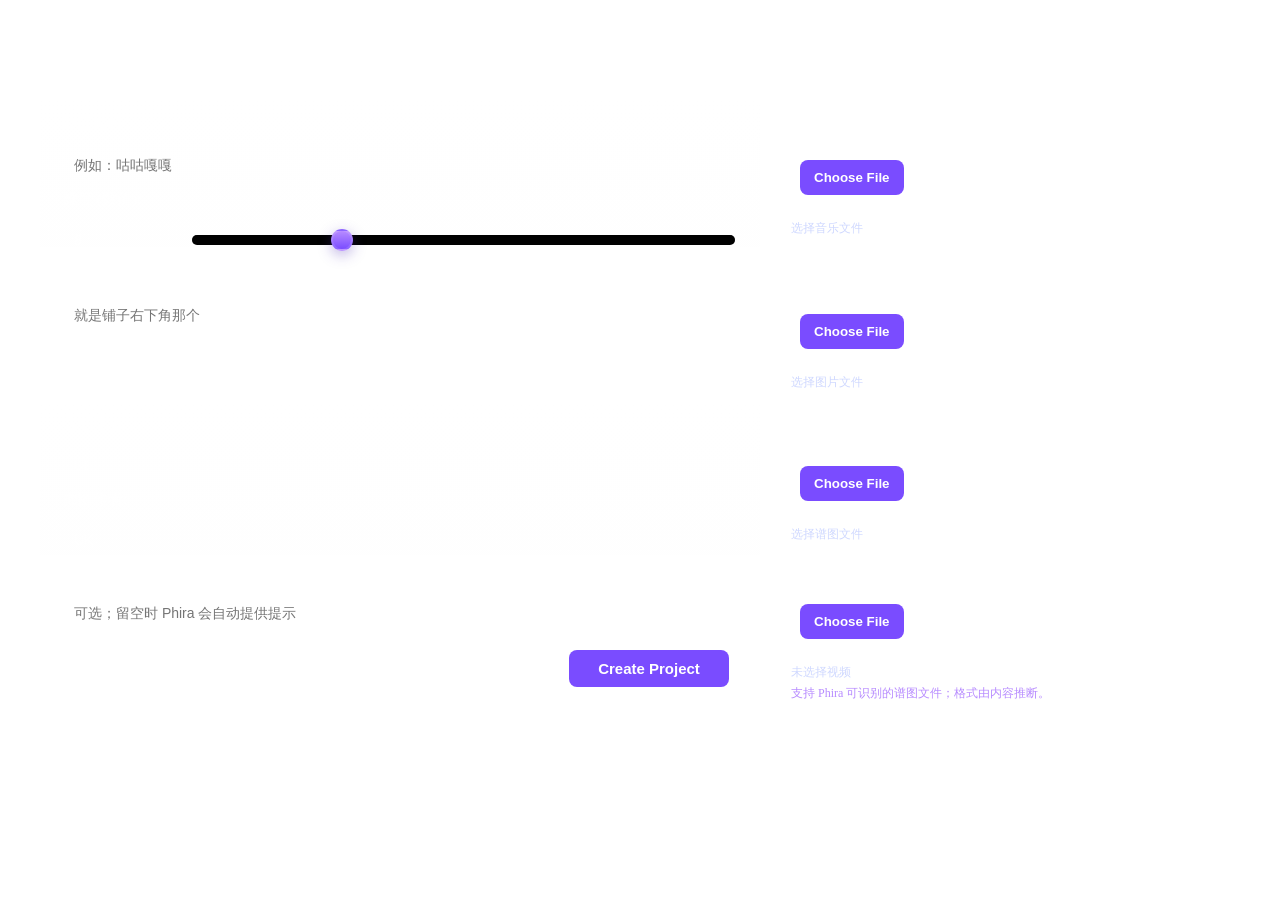
<file: PhiMaker/create.html>
<!DOCTYPE html>
<html lang="zh-CN">

<head>
    <meta charset="UTF-8">
    <meta name="viewport" content="width=device-width, initial-scale=1.0">
    <title>Create New Project - PhiMaker</title>
    <link rel="stylesheet" type="text/css" href="styles.css">
    <link rel="stylesheet" type="text/css" href="scrollbar.css">
</head>

<body>
    <!-- 页面标题 -->
    <h2>新建铺面</h2>

    <!-- 表单外壳（用于布局） -->
    <div class="create">
        <!-- 新建项目表单：用户在此填写铺面信息 -->
        <form id="create-project-form">
            <!-- 链接到项目名输入框 -->
            <label for="project-name">铺面名称:</label>
            <input type="text" id="project-name" name="project-name" required placeholder="例如：咕咕嘎嘎" aria-label="铺面名称">

            <!-- 难度：显示为数字输入框 + 滑条（互相同步） -->
            <label for="project-difficulty-number">难度 (数值):</label>
            <div class="number-range-row">
                <!-- 数字框（可直接输入精确数值） -->
                    <input type="number" step="0.1" id="project-difficulty-number" name="project-difficulty" min="0"
                        max="30" value="8" required title="请输入铺面难度（数字，0-30）" placeholder="0-30" aria-label="铺面难度数字">
                <!-- 滑条：用于快速调整难度 -->
                <input type="range" step="0.1" id="project-difficulty-range" min="0" max="30" value="8"
                    aria-label="铺面难度滑条">
            </div>

            <!-- 难度等级（文本） -->
            <label for="project-diffculty-level">难度等级:</label>
            <input type="text" id="project-difficulty-level" name="project-difficulty-level" required title="铺面难度"
                placeholder="就是铺子右下角那个" aria-label="铺面难度等级">

            <!-- 作者信息（文本输入） -->
            <label for="project-author">作者:</label>
            <input type="text" id="project-author" value="UK" title="默认为 'UK'" name="project-author"
                placeholder="作者名, 默认为 'UK'" required aria-label="作者">

            <!-- 音乐作者 -->
            <label for="project-music-author">音乐作者:</label>
            <input type="text" id="project-music-author" value="UK" title="默认为 'UK'" name="project-music-author"
                placeholder="音乐作者, 默认为 'UK'" required aria-label="音乐作者">

            <!-- 插图作者 -->
            <label for="project-picture-author">插图作者:</label>
            <input type="text" id="project-picture-author" value="UK" title="默认为 'UK'" name="project-picture-author"
                placeholder="插图作者, 默认为 'UK'" aria-label="插图作者" required>

            <!-- tip 文本 -->
            <label for="project-tip">Tip:</label>
            <input type="text" id="project-tip" value='' placeholder="可选；留空时 Phira 会自动提供提示" name="project-tip"
                aria-label="提示">

            <!-- 提交按钮：右对齐（由 CSS 控制） -->
            <button type="submit" id="create-submit">Create Project</button>
        </form>

        <!-- 右侧上传面板 -->
        <aside class="side-panel" aria-label="上传素材">
            <div class="file-input-row">
                <div class="music-input">
                    <label for="map-music">音乐文件（必填）</label>
                    <input id="map-music" name="music" type="file" accept="audio/*" required form="create-project-form">
                    <div class="file-meta"><span id="map-music-name" class="file-name">选择音乐文件</span></div>
                    <div id="map-music-preview" class="file-preview" aria-hidden="true"></div>
                </div>
                <div class="image-input">
                    <label for="map-image">铺面插图（必填）</label>
                    <input id="map-image" name="illustration" type="file" accept="image/*" required form="create-project-form">
                    <div class="file-meta"><span id="map-image-name" class="file-name">选择图片文件</span></div>
                    <div id="map-image-preview" class="file-preview" aria-hidden="true"></div>
                </div>
            </div>
            <div class="file-input-row">
                <div class="chart-input">
                    <label for="map-chart">谱图文件（必填）</label>
                    <input id="map-chart" name="chart" type="file" accept=".json,.pec,.pgr,.pbc" required form="create-project-form">
                    <div class="file-meta"><span id="map-chart-name" class="file-name">选择谱图文件</span></div>
                </div>
                <div class="video-input">
                    <label for="map-unlock-video">解锁视频（可选）</label>
                    <input id="map-unlock-video" name="unlockVideo" type="file" accept="video/*" form="create-project-form">
                    <div class="file-meta"><span id="map-unlock-video-name" class="file-name">未选择视频</span></div>
                </div>
            </div>
            <p>支持 Phira 可识别的谱图文件；格式由内容推断。</p>
        </aside>
    </div>
    <p id="create-status" role="status" aria-live="polite"></p>

    <!-- 页面脚本：同步滑条与数字，并处理表单提交 -->
    <script>
        // 将原始 File 对象传给父页面，避免把大文件编码成体积更大的 data URL。
        document.getElementById('create-project-form').addEventListener('submit', function (event) {
            event.preventDefault();
            const formEl = document.getElementById('create-project-form');
            if (!formEl.checkValidity()) {
                formEl.reportValidity();
                return;
            }

            const getVal = id => document.getElementById(id).value.trim();
            const payload = {
                name: getVal('project-name'),
                difficulty: Number(getVal('project-difficulty-number')),
                difficultyLevel: getVal('project-difficulty-level'),
                author: getVal('project-author'),
                musicAuthor: getVal('project-music-author'),
                pictureAuthor: getVal('project-picture-author'),
                tip: getVal('project-tip'),
                files: {
                    music: document.getElementById('map-music').files[0],
                    image: document.getElementById('map-image').files[0],
                    chart: document.getElementById('map-chart').files[0],
                    unlockVideo: document.getElementById('map-unlock-video').files[0] || null
                }
            };

            if (window.parent === window) {
                document.getElementById('create-status').textContent = '无法连接主页面，请从 PhiMaker 中打开新建窗口。';
                return;
            }

            document.getElementById('create-status').textContent = '正在将铺面写入本地缓存…';
            document.getElementById('create-submit').disabled = true;
            window.parent.postMessage({ type: 'create-project', payload }, window.location.origin);
        });

        window.addEventListener('message', function (event) {
            if (event.origin !== window.location.origin || event.source !== window.parent || !event.data) return;
            const status = document.getElementById('create-status');
            if (event.data.type === 'create-project-saved') {
                status.textContent = '铺面已保存到本机缓存。';
            } else if (event.data.type === 'create-project-error') {
                status.textContent = '保存失败：' + event.data.message;
                document.getElementById('create-submit').disabled = false;
            }
        });

        // 同步逻辑：数字输入与滑条互相同步（支持浮点 step）
        (function () {
            const numInput = document.getElementById('project-difficulty-number');
            const rangeInput = document.getElementById('project-difficulty-range');
            if (!numInput || !rangeInput) return;

            // helper: clamp
            function clamp(v, min, max) { return Math.min(max, Math.max(min, v)); }

            // 滑条变化 -> 更新数字框
            rangeInput.addEventListener('input', function (e) {
                // 保持小数位（依据 step）
                const step = parseFloat(rangeInput.step) || 1;
                const v = parseFloat(e.target.value);
                numInput.value = (Math.round(v / step) * step).toFixed((step.toString().split('.')[1] || '').length);
            });

            // 数字框变化 -> 更新滑条（并约束在范围内）
            numInput.addEventListener('input', function (e) {
                let v = parseFloat(e.target.value);
                if (isNaN(v)) v = 0;
                const min = parseFloat(rangeInput.min) || 0;
                const max = parseFloat(rangeInput.max) || 50;
                const step = parseFloat(rangeInput.step) || 1;
                v = clamp(v, min, max);
                // 规范小数位
                const decimals = (step.toString().split('.')[1] || '').length;
                rangeInput.value = v;
                e.target.value = v.toFixed(decimals);
            });
        })();

        // 显示已选文件名与大小
        (function () {
            function niceSize(bytes) {
                if (!bytes && bytes !== 0) return '';
                if (bytes < 1024) return bytes + ' B';
                if (bytes < 1024 * 1024) return Math.round(bytes / 1024) + ' KB';
                return (bytes / (1024 * 1024)).toFixed(2) + ' MB';
            }

            function attachFilePreview(inputId, nameId, placeholder, previewId) {
                const inp = document.getElementById(inputId);
                const label = document.getElementById(nameId);
                const preview = document.getElementById(previewId);
                if (!inp || !label) return;
                // 初始化占位文本
                if (!label.textContent || label.textContent.trim() === '') label.textContent = placeholder || '';

                // 找到同级的清除按钮（如果存在）
                const clearBtn = label.parentElement ? label.parentElement.querySelector('.clear-btn') : null;

                function clearSelection() {
                    // 清除 input
                    try { inp.value = ''; } catch (e) { /* ignore */ }
                    // 恢复占位文本
                    if (label) { label.textContent = placeholder || '未选择文件'; label.title = ''; }
                    // 清除预览并撤销 objectURL
                    if (preview) {
                        if (preview._objURL) {
                            URL.revokeObjectURL(preview._objURL);
                            preview._objURL = null;
                        }
                        preview.innerHTML = '';
                        preview.setAttribute('aria-hidden', 'true');
                    }
                }

                if (clearBtn) {
                    clearBtn.addEventListener('click', function () {
                        clearSelection();
                    });
                }

                inp.addEventListener('change', function () {
                    if (inp.files && inp.files.length > 0) {
                        const f = inp.files[0];
                        label.textContent = f.name + ' (' + niceSize(f.size) + ')';
                        label.title = f.name;

                        // 生成预览
                        if (preview) {
                            // 清理旧预览
                            if (preview._objURL) { URL.revokeObjectURL(preview._objURL); preview._objURL = null; }
                            preview.innerHTML = '';
                            // 图片缩略
                            if (f.type && f.type.startsWith('image/')) {
                                const img = document.createElement('img');
                                img.className = 'file-thumb';
                                const obj = URL.createObjectURL(f);
                                preview._objURL = obj;
                                img.src = obj;
                                img.alt = f.name;
                                preview.appendChild(img);
                                preview.setAttribute('aria-hidden', 'false');
                            } else if (f.type && f.type.startsWith('audio/')) {
                                const audio = document.createElement('audio');
                                audio.className = 'audio-preview';
                                audio.controls = true;
                                const obj = URL.createObjectURL(f);
                                preview._objURL = obj;
                                audio.src = obj;
                                preview.appendChild(audio);
                                preview.setAttribute('aria-hidden', 'false');
                            } else {
                                preview.setAttribute('aria-hidden', 'true');
                            }
                        }
                    } else {
                        // 无文件，恢复占位
                        if (label) { label.textContent = placeholder || '未选择文件'; label.title = ''; }
                        if (preview) { if (preview._objURL) { URL.revokeObjectURL(preview._objURL); preview._objURL = null; } preview.innerHTML = ''; preview.setAttribute('aria-hidden', 'true'); }
                    }
                });
            }

            attachFilePreview('map-music', 'map-music-name', '选择音乐文件', 'map-music-preview');
            attachFilePreview('map-image', 'map-image-name', '选择图片文件', 'map-image-preview');

            ['map-chart', 'map-unlock-video'].forEach(function (inputId) {
                const input = document.getElementById(inputId);
                const label = document.getElementById(inputId + '-name');
                input.addEventListener('change', function () {
                    label.textContent = input.files.length ? input.files[0].name : (inputId === 'map-chart' ? '选择谱图文件' : '未选择视频');
                    label.title = input.files.length ? input.files[0].name : '';
                });
            });
        })();
    </script>
</body>

</html>
</file>
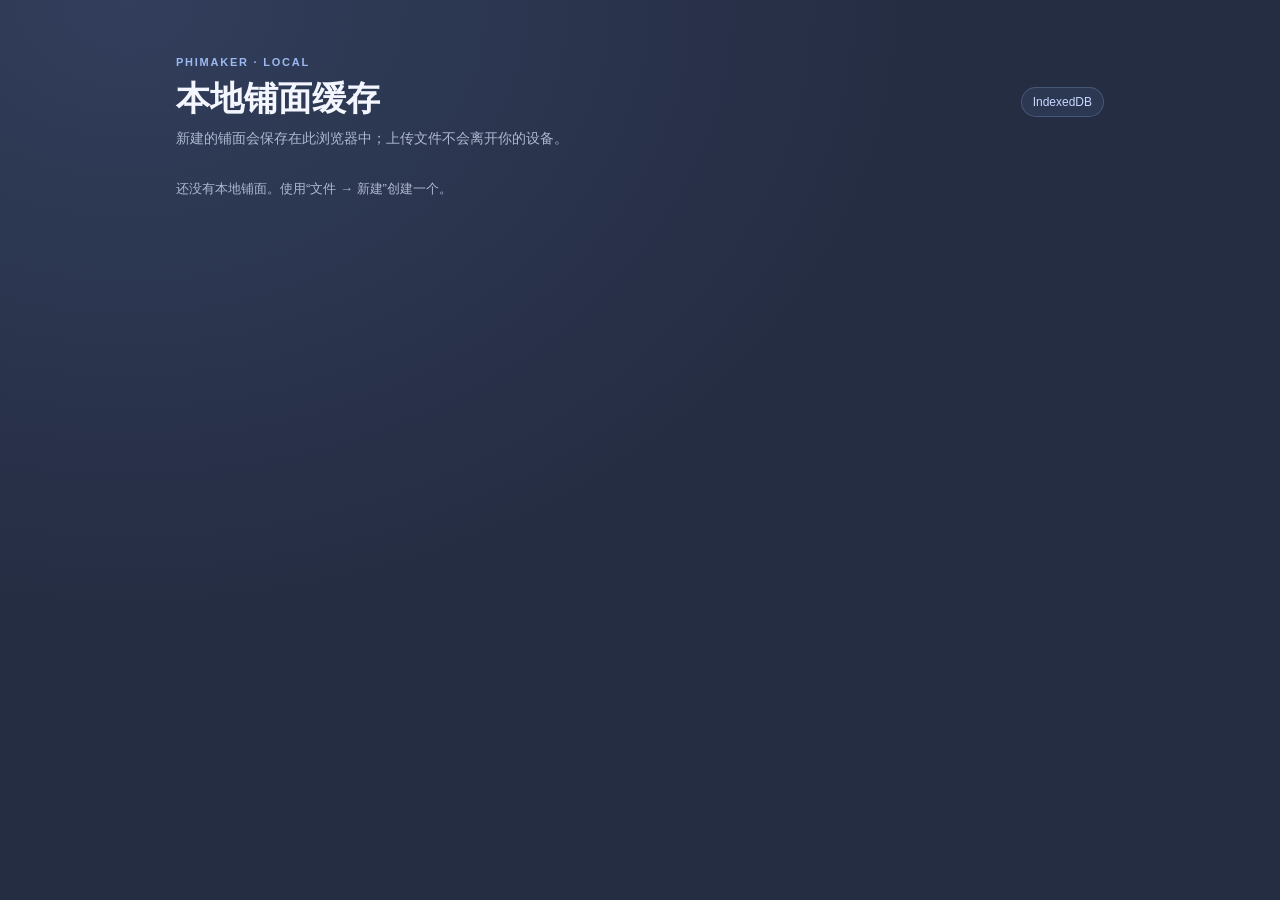
<file: PhiMaker/mian.html>
<!DOCTYPE html>
<html lang="zh-CN">
<head>
    <meta charset="utf-8">
    <meta name="viewport" content="width=device-width, initial-scale=1">
    <title>PhiMaker 本地铺面</title>
    <link rel="stylesheet" href="main.css">
    <script src="localStrange.js"></script>
    <script src="main.js" defer></script>
</head>
<body>
    <main class="workspace">
        <header class="workspace-header">
            <div>
                <p class="eyebrow">PHIMAKER · LOCAL</p>
                <h1>本地铺面缓存</h1>
                <p class="intro">新建的铺面会保存在此浏览器中；上传文件不会离开你的设备。</p>
            </div>
            <span class="storage-badge">IndexedDB</span>
        </header>
        <p id="cache-status" class="status" role="status" aria-live="polite">正在读取本地缓存…</p>
        <section id="cache-list" class="cache-list" aria-label="本地铺面列表"></section>
    </main>
</body>
</html>
</file>
<file: PhiMaker/styles.css>
body{
    color: #ffffff;
    margin: 40px;
}
/* 表单卡片容器 */
#create-project-form {
    width: 100%;
    max-width: 720px; /* 更宽以承载更长输入框 */
    background: linear-gradient(180deg, rgba(255,255,255,0.02), rgba(255,255,255,0.01));
    border: 1px solid rgba(255,255,255,0.04);
    border-radius: 12px;
    padding: 22px;
    box-sizing: border-box;
    display: flex;
    flex-direction: column;
    gap: 5px; /* 增大元素间距 */
    font-size: 12px; /* 整体放大文字 */
}
label {
    font-size: 15px;
    color:#ffffff;
    display: block;
    margin-bottom: 6px;
}
input[type="text"], input[type="number"], select, textarea {
    -webkit-appearance: none;
    appearance: none;
    width: 100%;
    padding: 2px 5px; /* 更高更宽的输入框 */
    border-radius: 10px;
    border: 1px solid rgba(255,255,255,0.06);
    background: rgba(255,255,255,0.015); /* 更贴合父页面的深色风格 */
    color: var(--text);
    box-sizing: border-box;
    font-size: 14px;
    min-height: 40px;
    margin-left: 5px;
}
textarea { min-height: 120px; resize: vertical; }
button[type="submit"] {
    background: linear-gradient(180deg, var(--accent), #203e80);
    color: #ffffff;
    border: none;
    padding: 12px 18px;
    border-radius: 10px;
    font-weight: 700;
    cursor: pointer;
    align-self: flex-end; /* 将按钮放到右侧 */
    min-width: 160px;
    font-size: 15px;
    margin-top: 12px;
}
button[type="submit"]:hover {
    transform: translateY(-1px);
    filter: brightness(1.03);
}

/* 数字 + 滑条 组合布局 */
.number-range-row {
    display: flex;
    gap: 12px;
    align-items: center;
}

/* 数字框固定宽度以便与滑条并列 */
.number-range-row input[type="number"] {
    width: 110px;
    min-width: 90px;
}

/* 滑条样式（现代浏览器） */
.number-range-row input[type="range"] {
    -webkit-appearance: none;
    appearance: none;
    height: 10px;
    flex: 1 1 auto;
    /* 更明显的轨道：深色底 + 渐变高亮 */
    background: rgb(1,1,1);
    border-radius: 8px;
    box-shadow: inset 0 1px 2px rgba(0,0,0,0.6);
}

.number-range-row input[type="range"]::-webkit-slider-thumb {
    -webkit-appearance: none;
    width: 22px;
    height: 22px;
    border-radius: 50%;
    background: linear-gradient(180deg,#b78bff,#7a4cff);
    border: 2px solid rgba(255,255,255,0.12);
    box-shadow: 0 4px 14px rgba(74,46,177,0.35);
    cursor: pointer;
}

.number-range-row input[type="range"]::-moz-range-thumb {
    width: 22px;
    height: 22px;
    border-radius: 50%;
    background: linear-gradient(180deg,#b78bff,#7a4cff);
    border: 2px solid rgba(255,255,255,0.12);
    box-shadow: 0 4px 14px rgba(74,46,177,0.35);
    cursor: pointer;
}
/* 文件输入样式（侧边栏） */
.file-input-row {
    display: flex;
    gap: 20px; /* 两列之间的水平间距，更直观 */
    align-items: flex-start;
    margin-top: 8px;
}

.file-input-row > div {
    display: flex;
    flex-direction: column;
    gap: 8px; /* 标签、提示、输入之间的垂直间距 */
    flex: 1 1 0; /* 两列等比伸缩，避免一列过窄 */
}

.side-panel input[type="file"],
.side-panel .upload {
    width: 100%; /* 占满父列宽度，避免视觉错位 */
    padding: 10px 8px; /* 更舒适的可点区域 */
    border-radius: 8px;
    background: rgba(255,255,255,0.01);
    border: 1px dashed rgba(255,255,255,0.03);
    color: var(--text);
    box-sizing: border-box;
    margin-top: 4px; /* 与上方文本保持适当间隔 */
}

/* 美化原生文件上传按钮（现代浏览器支持 ::file-selector-button） */
.side-panel input[type="file"]::file-selector-button,
.side-panel input[type="file"]::-webkit-file-upload-button, #create-submit {
    padding: 10px 14px;
    margin-right: 8px;
    background:#7a4cff;
    color: #fff;
    border: none;
    border-radius: 8px;
    cursor: pointer;
    font-weight: 600;
    transition: transform .08s ease, filter .08s ease;
}

.side-panel input[type="file"]::file-selector-button:hover,
.side-panel input[type="file"]::-webkit-file-upload-button:hover {
    transform: translateY(-2px);
    filter: brightness(1.05);
}

/* 文件名/元信息显示 */
.file-meta { margin-top: 6px; }
.file-name {
    color: #cfd8ff;
    font-size: 12px;
    display: inline-block;
    max-width: 100%;
    white-space: nowrap;
    overflow: hidden;
    text-overflow: ellipsis;
}

/* 清除按钮 */
.clear-btn {
    background: transparent;
    border: none;
    color: #ffb4b4;
    font-weight: 700;
    font-size: 14px;
    cursor: pointer;
    padding: 4px 6px;
    border-radius: 6px;
}
.clear-btn:hover { background: rgba(255,180,180,0.06); color: #ff8b8b; }

/* 预览容器 */
.file-preview { margin-top: 8px; }
.file-thumb {
    max-width: 160px;
    max-height: 120px;
    border-radius: 6px;
    display: block;
    object-fit: cover;
    box-shadow: 0 6px 18px rgba(0,0,0,0.45);
}
.audio-preview {
    width: 100%;
    max-width: 320px;
    outline: none;
}

/* end of create.html specific styles */
im{
    color:#7a4cff;
}
p{
    color:#b78bff;
    font-size: 12px;
    margin: 0px;
}
</file>
<file: PhiMaker/scrollbar.css>
/* 自定义滚动条样式：iframe 内页面使用（跨浏览器规则） */
/* Firefox 支持 */
@supports (scrollbar-color: #5f97ff rgba(255, 255, 255, 0.02)) {

    html,
    body,
    div,
    textarea,
    pre {
        scrollbar-width: thin;
        /* auto | thin | none */
        scrollbar-color: #4c9aff rgba(4, 10, 44, 0.02);
    }
}

/* Webkit 浏览器（Chrome/Edge/Safari） */
html::-webkit-scrollbar,
body::-webkit-scrollbar,
div::-webkit-scrollbar,
textarea::-webkit-scrollbar,
pre::-webkit-scrollbar {
    width: 10px;
    height: 10px;
}

/* 备用：确保颜色属性也设置在 body 上以兼容部分浏览器 */
@supports (scrollbar-color: #4c6dff rgba(255, 255, 255, 0.02)) {
    body {
        scrollbar-color: #4c4fff rgba(255, 255, 255, 0.02);
    }
}

/* 备用：确保颜色属性也设置在 body 上以兼容部分浏览器 */
body {
    scrollbar-color: #4c85ff rgba(255, 255, 255, 0.02);
}

/* 让表单与右侧上传栏并列 */
.create {
    display: flex;
    gap: 18px;
    align-items: flex-start;
}

.create form {
    flex: 1 1 auto;
}

.create .side-panel {
    flex: 0 0 260px;
    padding: 12px;
    border-radius: 10px;
    background: rgba(255, 255, 255, 0.02);
    border: 1px solid rgba(255, 255, 255, 0.03);
}

.file-input-row {
    display: flex;
    flex-direction: column;
    gap: 10px;
}

.file-input-row label {
    font-size: 14px;
}

/* 为 range 增强可见度：更粗轨道、更大拇指 */
.number-range-row input[type=range] {
    height: 10px;
}

.number-range-row input[type=range]::-webkit-slider-thumb {
    width: 22px;
    height: 22px;
}

.number-range-row input[type=range]::-moz-range-thumb {
    width: 22px;
    height: 22px;
}
</file>
<file: PhiMaker/main.css>
:root {
    color-scheme: dark;
    font-family: "微软雅黑", Arial, "Microsoft Yahei", sans-serif;
    color: #f4f6ff;
    background: #252d43;
}

* {
    box-sizing: border-box;
}

body {
    margin: 0;
    min-height: 100vh;
    background:
        radial-gradient(ellipse at 10% 0%, rgba(113, 149, 216, 0.16), transparent 48%),
        #252d43;
}

.workspace {
    width: min(100%, 1040px);
    margin: 0 auto;
    padding: clamp(24px, 5vw, 56px);
}

.workspace-header,
.cache-heading {
    display: flex;
    align-items: center;
    justify-content: space-between;
    gap: 16px;
}

.eyebrow {
    margin: 0 0 8px;
    color: #9cb8f0;
    font-size: 11px;
    font-weight: 700;
    letter-spacing: 0.16em;
}

h1,
h2,
p {
    margin-top: 0;
}

h1 {
    margin-bottom: 8px;
    font-size: clamp(25px, 4vw, 34px);
}

.intro,
.status,
.cache-authors,
.cache-time {
    color: #aeb8d0;
}

.intro {
    margin-bottom: 0;
    font-size: 14px;
}

.storage-badge,
.cache-level {
    flex: 0 0 auto;
    padding: 7px 11px;
    border: 1px solid rgba(157, 184, 240, 0.25);
    border-radius: 999px;
    color: #c9d8ff;
    background: rgba(113, 149, 216, 0.1);
    font-size: 12px;
}

.status {
    margin: 32px 0 14px;
    font-size: 13px;
}

.cache-list {
    display: grid;
    gap: 14px;
}

.cache-card {
    padding: 20px;
    border: 1px solid rgba(255, 255, 255, 0.09);
    border-radius: 14px;
    background: rgba(255, 255, 255, 0.035);
    box-shadow: 0 12px 32px rgba(0, 0, 0, 0.12);
}

.cache-heading {
    flex-wrap: wrap;
    justify-content: flex-start;
}

.cache-heading h2 {
    margin: 0;
    font-size: 19px;
}

.cache-authors {
    margin: 12px 0 16px;
    font-size: 12px;
}

.cache-files {
    display: grid;
    gap: 8px;
    margin: 0;
    padding: 0;
    list-style: none;
}

.cache-files li {
    display: flex;
    justify-content: space-between;
    gap: 16px;
    color: #e0e5f4;
    font-size: 12px;
}

.cache-files li span:last-child {
    overflow-wrap: anywhere;
    color: #aeb8d0;
    text-align: right;
}

.cache-time {
    display: block;
    margin-top: 16px;
    font-size: 11px;
}

@media (max-width: 540px) {
    .workspace-header {
        align-items: flex-start;
    }

    .cache-files li {
        flex-direction: column;
        gap: 2px;
    }

    .cache-files li span:last-child {
        text-align: left;
    }
}
</file>
